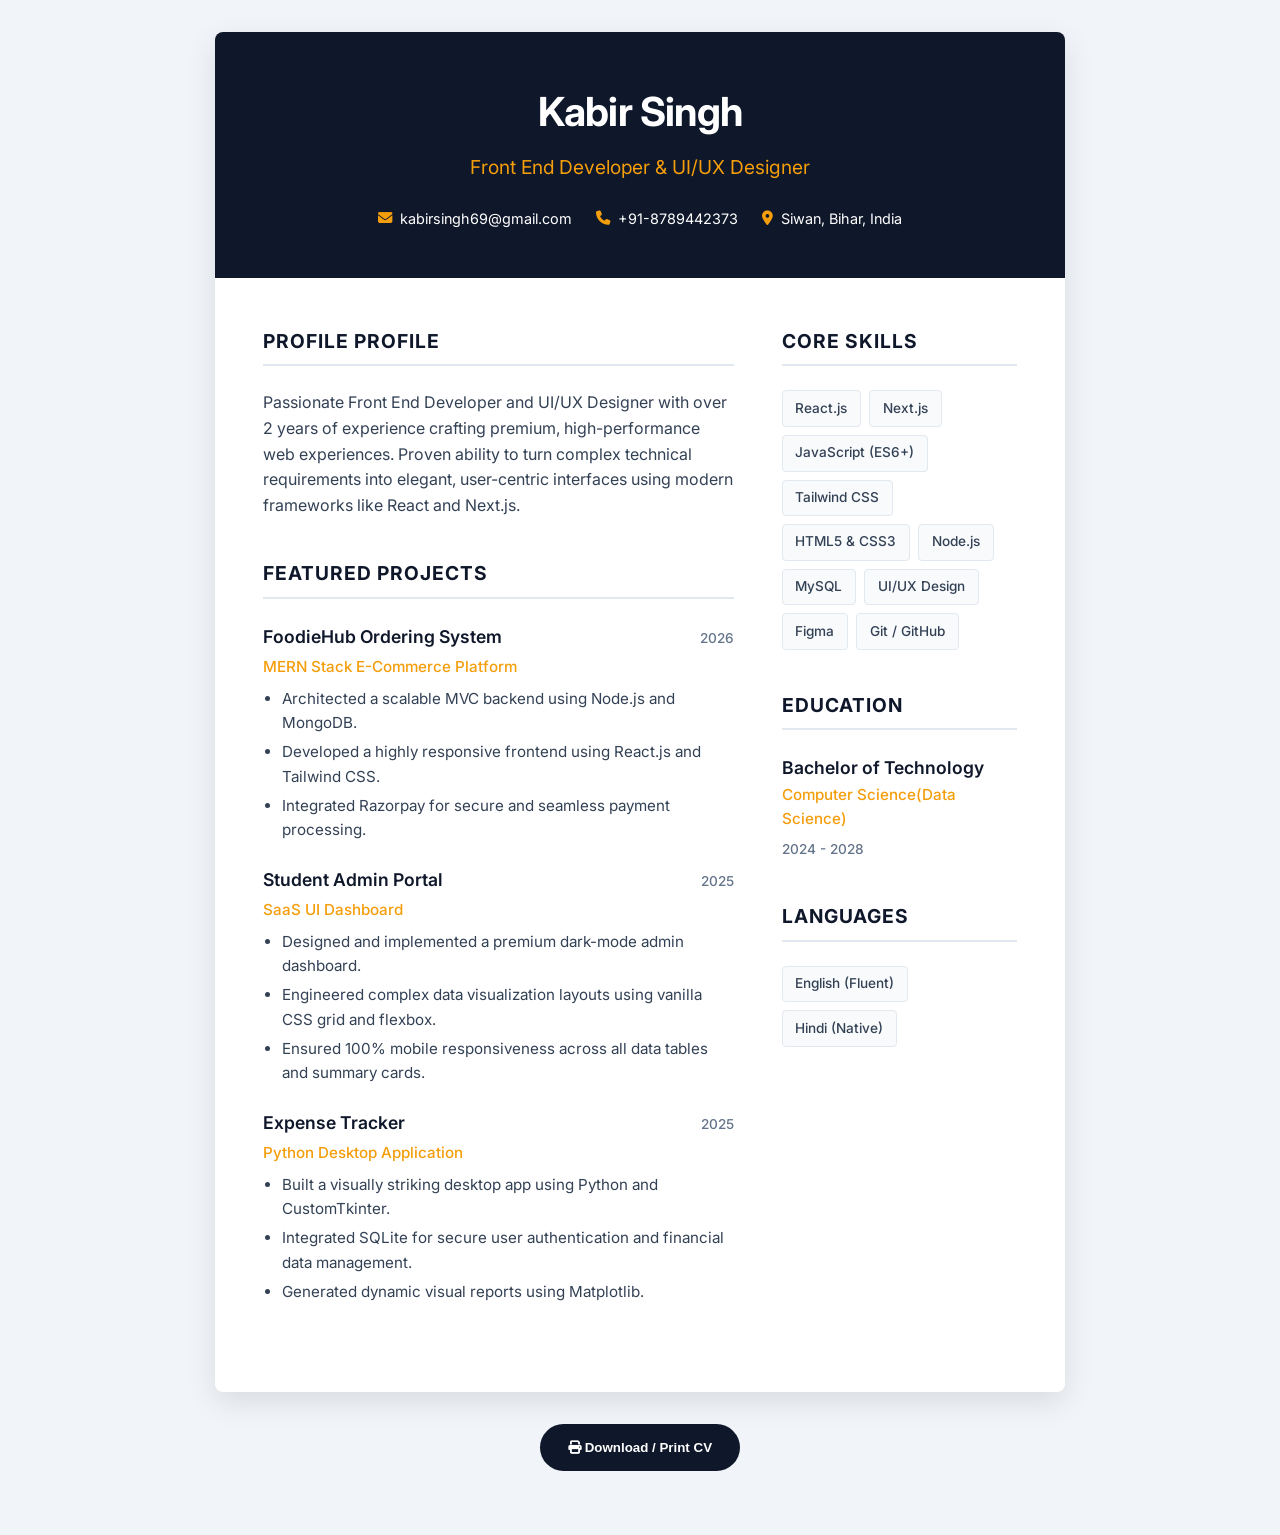
<file: kabir_cv.html>
<!DOCTYPE html>
<html lang="en">
<head>
  <meta charset="UTF-8">
  <meta name="viewport" content="width=device-width, initial-scale=1.0">
  <title>Kabir Singh - Resume</title>
  <link rel="preconnect" href="https://fonts.googleapis.com">
  <link rel="preconnect" href="https://fonts.gstatic.com" crossorigin>
  <link href="https://fonts.googleapis.com/css2?family=Inter:wght@300;400;500;600;700&display=swap" rel="stylesheet">
  <link rel="stylesheet" href="https://cdnjs.cloudflare.com/ajax/libs/font-awesome/6.5.0/css/all.min.css" />
  <style>
    :root {
      --primary: #0f172a;
      --secondary: #f59e0b;
      --text: #334155;
      --text-light: #64748b;
      --bg: #ffffff;
      --bg-alt: #f8fafc;
      --border: #e2e8f0;
    }
    * {
      margin: 0;
      padding: 0;
      box-sizing: border-box;
    }
    body {
      font-family: 'Inter', sans-serif;
      background-color: #f1f5f9;
      color: var(--text);
      line-height: 1.6;
      padding: 2rem;
    }
    .cv-container {
      max-width: 850px;
      margin: 0 auto;
      background: var(--bg);
      box-shadow: 0 10px 30px rgba(0,0,0,0.1);
      border-radius: 8px;
      overflow: hidden;
      display: flex;
      flex-direction: column;
    }
    .header {
      background: var(--primary);
      color: #fff;
      padding: 3rem;
      text-align: center;
      position: relative;
    }
    .header h1 {
      font-size: 2.5rem;
      font-weight: 700;
      margin-bottom: 0.5rem;
      letter-spacing: -0.02em;
    }
    .header h2 {
      font-size: 1.2rem;
      font-weight: 400;
      color: var(--secondary);
      margin-bottom: 1.5rem;
    }
    .contact-info {
      display: flex;
      justify-content: center;
      flex-wrap: wrap;
      gap: 1.5rem;
      font-size: 0.9rem;
    }
    .contact-info span {
      display: flex;
      align-items: center;
      gap: 0.5rem;
    }
    .contact-info i {
      color: var(--secondary);
    }
    .content {
      display: flex;
      padding: 3rem;
      gap: 3rem;
    }
    .main-col {
      flex: 2;
    }
    .side-col {
      flex: 1;
    }
    .section {
      margin-bottom: 2.5rem;
    }
    .section-title {
      font-size: 1.2rem;
      font-weight: 700;
      color: var(--primary);
      border-bottom: 2px solid var(--border);
      padding-bottom: 0.5rem;
      margin-bottom: 1.5rem;
      text-transform: uppercase;
      letter-spacing: 1px;
    }
    .item {
      margin-bottom: 1.5rem;
    }
    .item-header {
      display: flex;
      justify-content: space-between;
      align-items: baseline;
      margin-bottom: 0.2rem;
    }
    .item-title {
      font-weight: 600;
      color: var(--primary);
      font-size: 1.1rem;
    }
    .item-date {
      font-size: 0.85rem;
      color: var(--text-light);
      font-weight: 500;
    }
    .item-subtitle {
      font-size: 0.95rem;
      color: var(--secondary);
      font-weight: 500;
      margin-bottom: 0.5rem;
    }
    .item p, .item ul {
      font-size: 0.95rem;
      color: var(--text);
    }
    .item ul {
      padding-left: 1.2rem;
      margin-top: 0.5rem;
    }
    .item li {
      margin-bottom: 0.3rem;
    }
    .skills-list {
      display: flex;
      flex-wrap: wrap;
      gap: 0.5rem;
    }
    .skills-list span {
      background: var(--bg-alt);
      border: 1px solid var(--border);
      padding: 0.4rem 0.8rem;
      border-radius: 4px;
      font-size: 0.85rem;
      font-weight: 500;
    }
    .btn-print {
      display: block;
      width: 200px;
      margin: 2rem auto;
      padding: 1rem;
      text-align: center;
      background: var(--primary);
      color: #fff;
      text-decoration: none;
      border-radius: 50px;
      font-weight: 600;
      transition: background 0.3s;
      cursor: pointer;
      border: none;
    }
    .btn-print:hover {
      background: var(--secondary);
      color: var(--primary);
    }
    @media print {
      body {
        background: #fff;
        padding: 0;
      }
      .cv-container {
        box-shadow: none;
        max-width: 100%;
        border-radius: 0;
      }
      .btn-print {
        display: none;
      }
      .content {
        padding: 2rem;
      }
    }
    @media (max-width: 768px) {
      .content {
        flex-direction: column;
        padding: 2rem;
      }
      .header {
        padding: 2rem 1rem;
      }
    }
  </style>
</head>
<body>

  <div class="cv-container">
    <header class="header">
      <h1>Kabir Singh</h1>
      <h2>Front End Developer & UI/UX Designer</h2>
      <div class="contact-info">
        <span><i class="fas fa-envelope"></i> kabirsingh69@gmail.com</span>
        <span><i class="fas fa-phone"></i> +91-8789442373</span>
        <span><i class="fas fa-map-marker-alt"></i> Siwan, Bihar, India</span>
      </div>
    </header>

    <div class="content">
      <div class="main-col">
        <section class="section">
          <h3 class="section-title">Profile Profile</h3>
          <p>Passionate Front End Developer and UI/UX Designer with over 2 years of experience crafting premium, high-performance web experiences. Proven ability to turn complex technical requirements into elegant, user-centric interfaces using modern frameworks like React and Next.js.</p>
        </section>

        <section class="section">
          <h3 class="section-title">Featured Projects</h3>
          
          <div class="item">
            <div class="item-header">
              <span class="item-title">FoodieHub Ordering System</span>
              <span class="item-date">2026</span>
            </div>
            <div class="item-subtitle">MERN Stack E-Commerce Platform</div>
            <ul>
              <li>Architected a scalable MVC backend using Node.js and MongoDB.</li>
              <li>Developed a highly responsive frontend using React.js and Tailwind CSS.</li>
              <li>Integrated Razorpay for secure and seamless payment processing.</li>
            </ul>
          </div>

          <div class="item">
            <div class="item-header">
              <span class="item-title">Student Admin Portal</span>
              <span class="item-date">2025</span>
            </div>
            <div class="item-subtitle">SaaS UI Dashboard</div>
            <ul>
              <li>Designed and implemented a premium dark-mode admin dashboard.</li>
              <li>Engineered complex data visualization layouts using vanilla CSS grid and flexbox.</li>
              <li>Ensured 100% mobile responsiveness across all data tables and summary cards.</li>
            </ul>
          </div>

          <div class="item">
            <div class="item-header">
              <span class="item-title">Expense Tracker</span>
              <span class="item-date">2025</span>
            </div>
            <div class="item-subtitle">Python Desktop Application</div>
            <ul>
              <li>Built a visually striking desktop app using Python and CustomTkinter.</li>
              <li>Integrated SQLite for secure user authentication and financial data management.</li>
              <li>Generated dynamic visual reports using Matplotlib.</li>
            </ul>
          </div>
        </section>
      </div>

      <div class="side-col">
        <section class="section">
          <h3 class="section-title">Core Skills</h3>
          <div class="skills-list">
            <span>React.js</span>
            <span>Next.js</span>
            <span>JavaScript (ES6+)</span>
            <span>Tailwind CSS</span>
            <span>HTML5 & CSS3</span>
            <span>Node.js</span>
            <span>MySQL</span>
            <span>UI/UX Design</span>
            <span>Figma</span>
            <span>Git / GitHub</span>
          </div>
        </section>

        <section class="section">
          <h3 class="section-title">Education</h3>
          <div class="item">
            <div class="item-title">Bachelor of Technology</div>
            <div class="item-subtitle">Computer Science(Data Science)</div>
            <div class="item-date">2024 - 2028</div>
          </div>
        </section>

        <section class="section">
          <h3 class="section-title">Languages</h3>
          <div class="skills-list">
            <span>English (Fluent)</span>
            <span>Hindi (Native)</span>
          </div>
        </section>
      </div>
    </div>
  </div>

  <button class="btn-print" onclick="window.print()">
    <i class="fas fa-print"></i> Download / Print CV
  </button>

</body>
</html>
</file>
